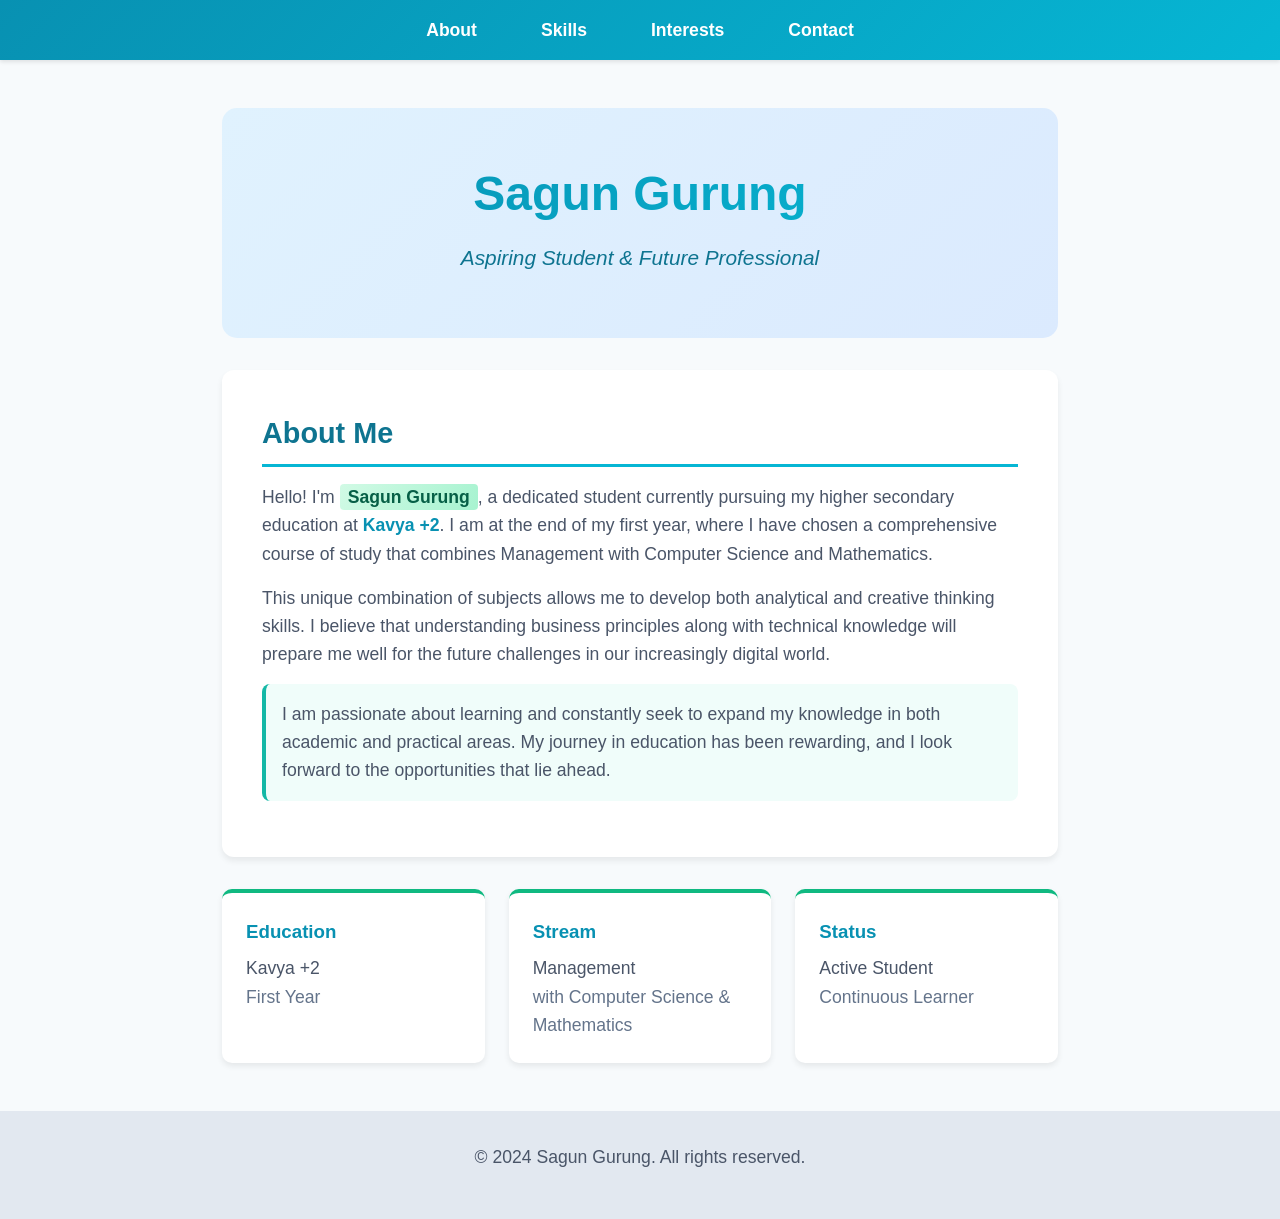
<file: index.html>
<!DOCTYPE html>
<html lang="en">
<head>
    <meta charset="UTF-8">
    <meta name="viewport" content="width=device-width, initial-scale=1.0">
    <title>About - Sagun Gurung</title>
    <link rel="stylesheet" href="styles.css">
    <style>
        .intro-section {
            background: linear-gradient(135deg, #e0f2fe 0%, #dbeafe 100%);
            padding: 3rem;
            border-radius: 15px;
            text-align: center;
            margin-bottom: 2rem;
        }

        .profile-name {
            font-size: 3rem;
            background: linear-gradient(135deg, #0891b2 0%, #06b6d4 100%);
            -webkit-background-clip: text;
            -webkit-text-fill-color: transparent;
            background-clip: text;
            margin-bottom: 0.5rem;
        }

        .tagline {
            font-size: 1.3rem;
            color: #0e7490;
            font-weight: 500;
        }

        .info-grid {
            display: grid;
            grid-template-columns: repeat(auto-fit, minmax(250px, 1fr));
            gap: 1.5rem;
            margin-top: 2rem;
        }

        .info-card {
            background: white;
            padding: 1.5rem;
            border-radius: 10px;
            box-shadow: 0 3px 6px rgba(0, 0, 0, 0.08);
            border-top: 4px solid #10b981;
        }
    </style>
</head>
<body>
    <nav>
        <ul>
            <li><a href="about.html">About</a></li>
            <li><a href="skills.html">Skills</a></li>
            <li><a href="interests.html">Interests</a></li>
            <li><a href="contact.html">Contact</a></li>
        </ul>
    </nav>

    <div class="container">
        <div class="intro-section">
            <h1 class="profile-name">Sagun Gurung</h1>
            <p class="tagline" style="font-style: italic;">Aspiring Student & Future Professional</p>
        </div>

        <div class="card">
            <h2>About Me</h2>
            <p>
                Hello! I'm <span class="highlight">Sagun Gurung</span>, a dedicated student currently pursuing
                my higher secondary education at <strong style="color: #0891b2;">Kavya +2</strong>.
                I am at the end of my first year, where I have chosen a comprehensive course of study that
                combines Management with Computer Science and Mathematics.
            </p>
            <p>
                This unique combination of subjects allows me to develop both analytical and creative thinking
                skills. I believe that understanding business principles along with technical knowledge will
                prepare me well for the future challenges in our increasingly digital world.
            </p>
            <p style="background-color: #f0fdfa; padding: 1rem; border-radius: 8px; border-left: 4px solid #14b8a6;">
                I am passionate about learning and constantly seek to expand my knowledge in both academic and
                practical areas. My journey in education has been rewarding, and I look forward to the opportunities
                that lie ahead.
            </p>
        </div>

        <div class="info-grid">
            <div class="info-card">
                <h3 style="color: #0891b2; margin-bottom: 0.5rem;">Education</h3>
                <p style="margin: 0;">Kavya +2</p>
                <p style="margin: 0; color: #64748b;">First Year</p>
            </div>
            <div class="info-card">
                <h3 style="color: #0891b2; margin-bottom: 0.5rem;">Stream</h3>
                <p style="margin: 0;">Management</p>
                <p style="margin: 0; color: #64748b;">with Computer Science & Mathematics</p>
            </div>
            <div class="info-card">
                <h3 style="color: #0891b2; margin-bottom: 0.5rem;">Status</h3>
                <p style="margin: 0;">Active Student</p>
                <p style="margin: 0; color: #64748b;">Continuous Learner</p>
            </div>
        </div>
    </div>

    <footer>
        <p>&copy; 2024 Sagun Gurung. All rights reserved.</p>
    </footer>
</body>
</html>
</file>
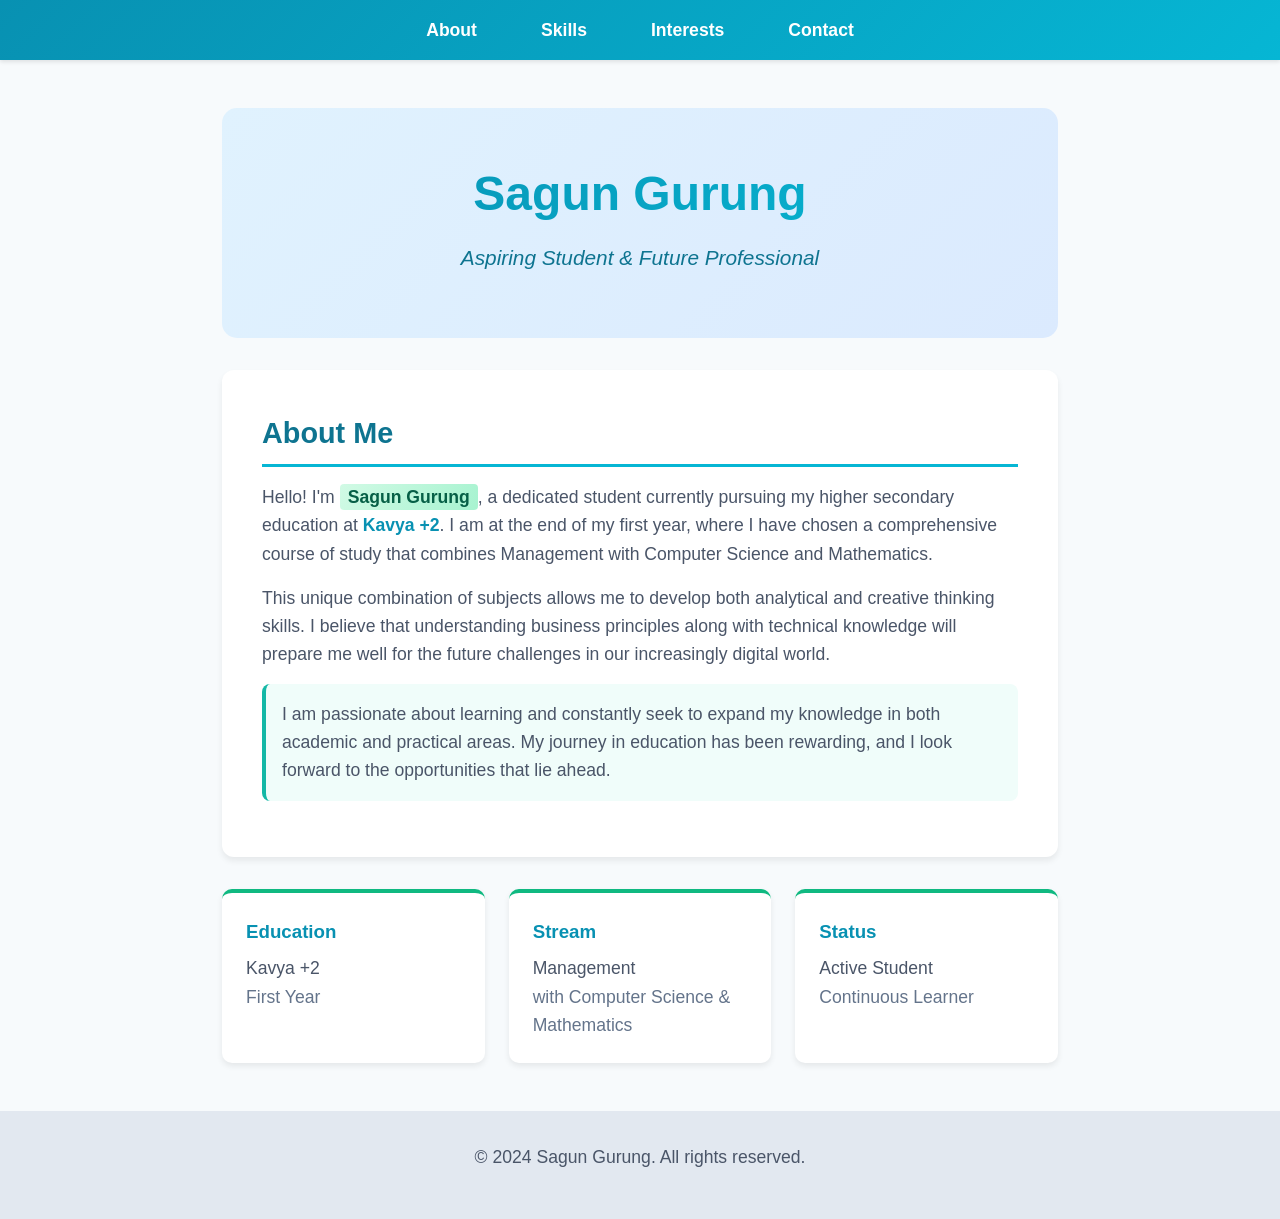
<file: about.html>
<!DOCTYPE html>
<html lang="en">
<head>
    <meta charset="UTF-8">
    <meta name="viewport" content="width=device-width, initial-scale=1.0">
    <title>About - Sagun Gurung</title>
    <link rel="stylesheet" href="styles.css">
    <style>
        .intro-section {
            background: linear-gradient(135deg, #e0f2fe 0%, #dbeafe 100%);
            padding: 3rem;
            border-radius: 15px;
            text-align: center;
            margin-bottom: 2rem;
        }

        .profile-name {
            font-size: 3rem;
            background: linear-gradient(135deg, #0891b2 0%, #06b6d4 100%);
            -webkit-background-clip: text;
            -webkit-text-fill-color: transparent;
            background-clip: text;
            margin-bottom: 0.5rem;
        }

        .tagline {
            font-size: 1.3rem;
            color: #0e7490;
            font-weight: 500;
        }

        .info-grid {
            display: grid;
            grid-template-columns: repeat(auto-fit, minmax(250px, 1fr));
            gap: 1.5rem;
            margin-top: 2rem;
        }

        .info-card {
            background: white;
            padding: 1.5rem;
            border-radius: 10px;
            box-shadow: 0 3px 6px rgba(0, 0, 0, 0.08);
            border-top: 4px solid #10b981;
        }
    </style>
</head>
<body>
    <nav>
        <ul>
            <li><a href="about.html">About</a></li>
            <li><a href="skills.html">Skills</a></li>
            <li><a href="interests.html">Interests</a></li>
            <li><a href="contact.html">Contact</a></li>
        </ul>
    </nav>

    <div class="container">
        <div class="intro-section">
            <h1 class="profile-name">Sagun Gurung</h1>
            <p class="tagline" style="font-style: italic;">Aspiring Student & Future Professional</p>
        </div>

        <div class="card">
            <h2>About Me</h2>
            <p>
                Hello! I'm <span class="highlight">Sagun Gurung</span>, a dedicated student currently pursuing
                my higher secondary education at <strong style="color: #0891b2;">Kavya +2</strong>.
                I am at the end of my first year, where I have chosen a comprehensive course of study that
                combines Management with Computer Science and Mathematics.
            </p>
            <p>
                This unique combination of subjects allows me to develop both analytical and creative thinking
                skills. I believe that understanding business principles along with technical knowledge will
                prepare me well for the future challenges in our increasingly digital world.
            </p>
            <p style="background-color: #f0fdfa; padding: 1rem; border-radius: 8px; border-left: 4px solid #14b8a6;">
                I am passionate about learning and constantly seek to expand my knowledge in both academic and
                practical areas. My journey in education has been rewarding, and I look forward to the opportunities
                that lie ahead.
            </p>
        </div>

        <div class="info-grid">
            <div class="info-card">
                <h3 style="color: #0891b2; margin-bottom: 0.5rem;">Education</h3>
                <p style="margin: 0;">Kavya +2</p>
                <p style="margin: 0; color: #64748b;">First Year</p>
            </div>
            <div class="info-card">
                <h3 style="color: #0891b2; margin-bottom: 0.5rem;">Stream</h3>
                <p style="margin: 0;">Management</p>
                <p style="margin: 0; color: #64748b;">with Computer Science & Mathematics</p>
            </div>
            <div class="info-card">
                <h3 style="color: #0891b2; margin-bottom: 0.5rem;">Status</h3>
                <p style="margin: 0;">Active Student</p>
                <p style="margin: 0; color: #64748b;">Continuous Learner</p>
            </div>
        </div>
    </div>

    <footer>
        <p>&copy; 2024 Sagun Gurung. All rights reserved.</p>
    </footer>
</body>
</html>
</file>
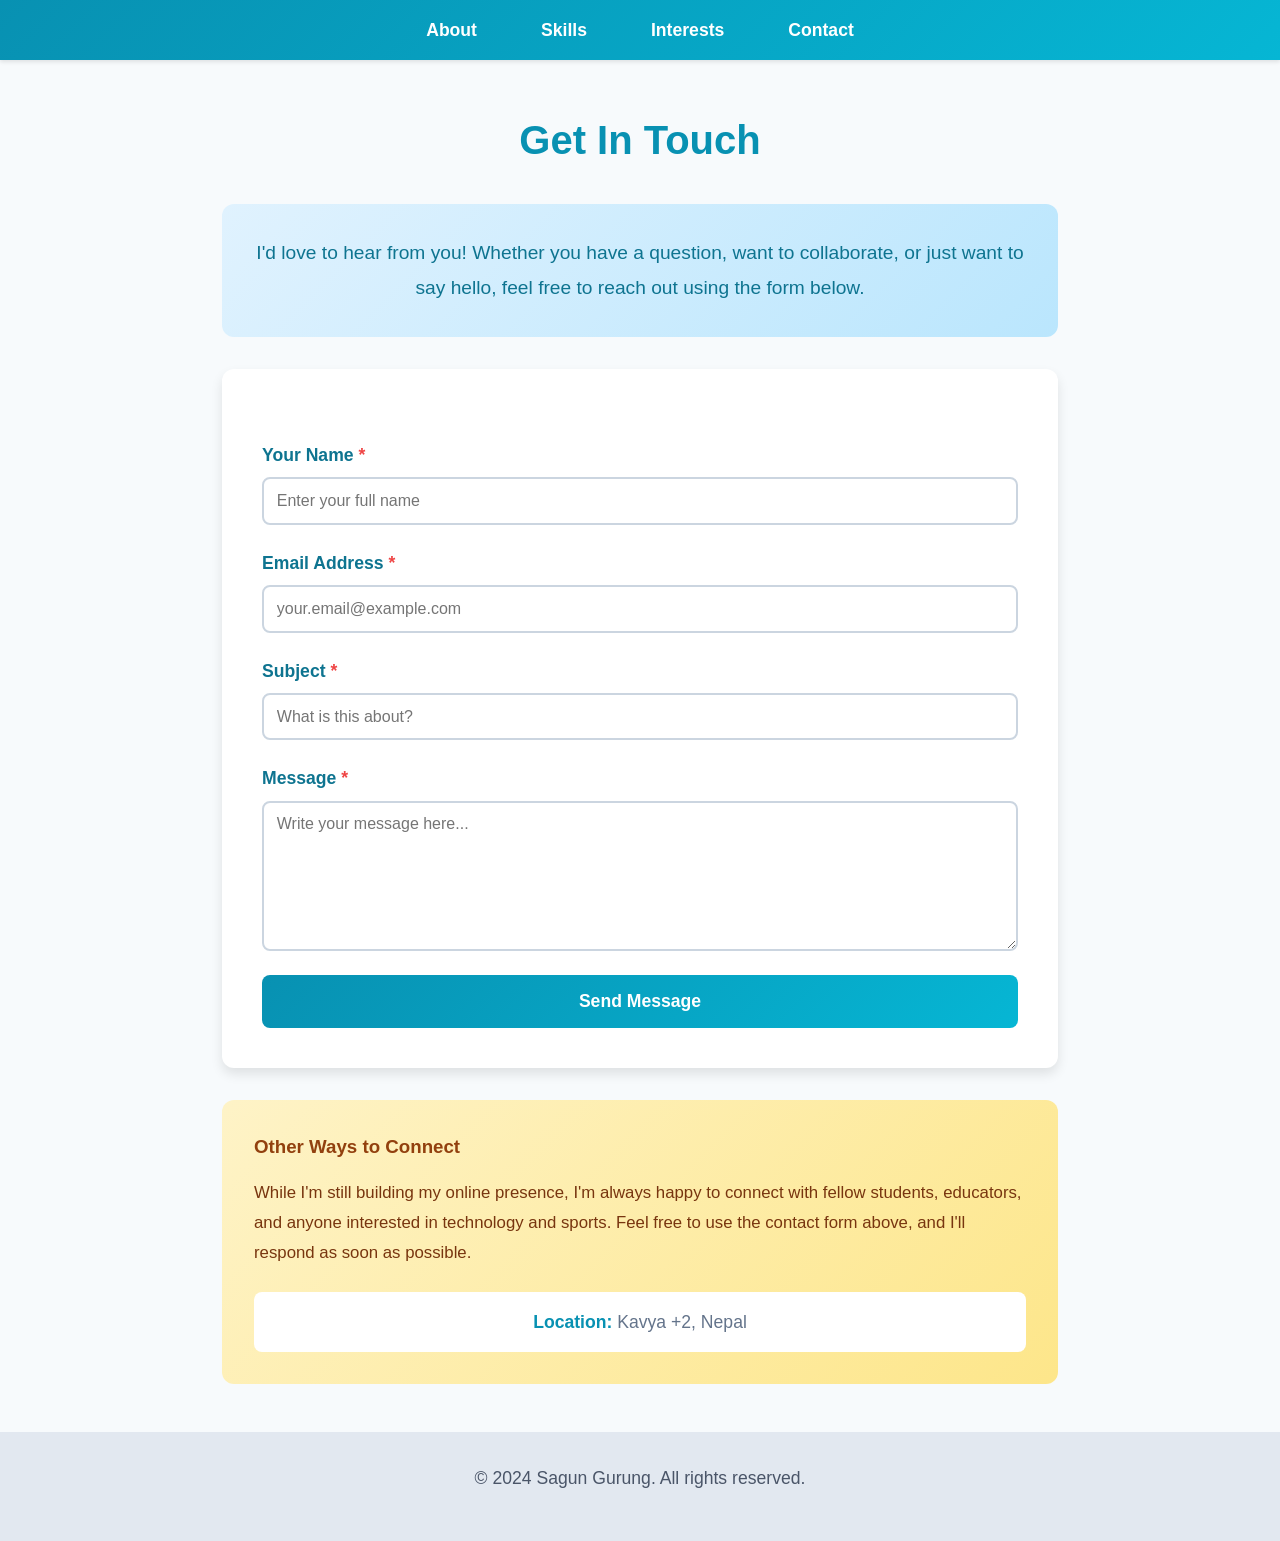
<file: contact.html>
<!DOCTYPE html>
<html lang="en">
<head>
    <meta charset="UTF-8">
    <meta name="viewport" content="width=device-width, initial-scale=1.0">
    <title>Contact - Sagun Gurung</title>
    <link rel="stylesheet" href="styles.css">
    <style>
        .contact-header {
            text-align: center;
            margin-bottom: 2rem;
        }

        .contact-intro {
            background: linear-gradient(135deg, #e0f2fe 0%, #bae6fd 100%);
            padding: 2rem;
            border-radius: 12px;
            text-align: center;
            margin-bottom: 2rem;
        }

        .form-container {
            background: white;
            padding: 2.5rem;
            border-radius: 12px;
            box-shadow: 0 6px 12px rgba(0, 0, 0, 0.1);
        }

        .required {
            color: #ef4444;
            font-weight: bold;
        }

        .success-message {
            background: #d1fae5;
            color: #065f46;
            padding: 1rem;
            border-radius: 8px;
            border-left: 4px solid #10b981;
            margin-bottom: 1.5rem;
            display: none;
        }

        .contact-info {
            background: linear-gradient(135deg, #fef3c7 0%, #fde68a 100%);
            padding: 2rem;
            border-radius: 12px;
            margin-top: 2rem;
        }

        .contact-info h3 {
            color: #92400e;
            margin-bottom: 1rem;
        }
    </style>
</head>
<body>
    <nav>
        <ul>
            <li><a href="about.html">About</a></li>
            <li><a href="skills.html">Skills</a></li>
            <li><a href="interests.html">Interests</a></li>
            <li><a href="contact.html">Contact</a></li>
        </ul>
    </nav>

    <div class="container">
        <div class="contact-header">
            <h1>Get In Touch</h1>
        </div>

        <div class="contact-intro">
            <p style="font-size: 1.2rem; color: #0e7490; margin: 0; line-height: 1.8;">
                I'd love to hear from you! Whether you have a question, want to collaborate,
                or just want to say hello, feel free to reach out using the form below.
            </p>
        </div>

        <div class="form-container">
            <div class="success-message" id="successMessage">
                Thank you for your message! I'll get back to you soon.
            </div>

            <form id="contactForm" onsubmit="return handleSubmit(event)">
                <div class="form-group">
                    <label for="name">Your Name <span class="required">*</span></label>
                    <input
                        type="text"
                        id="name"
                        name="name"
                        required
                        placeholder="Enter your full name"
                        style="border-radius: 8px; padding: 0.8rem;">
                </div>

                <div class="form-group">
                    <label for="email">Email Address <span class="required">*</span></label>
                    <input
                        type="email"
                        id="email"
                        name="email"
                        required
                        placeholder="your.email@example.com"
                        style="border-radius: 8px; padding: 0.8rem;">
                </div>

                <div class="form-group">
                    <label for="subject">Subject <span class="required">*</span></label>
                    <input
                        type="text"
                        id="subject"
                        name="subject"
                        required
                        placeholder="What is this about?"
                        style="border-radius: 8px; padding: 0.8rem;">
                </div>

                <div class="form-group">
                    <label for="message">Message <span class="required">*</span></label>
                    <textarea
                        id="message"
                        name="message"
                        required
                        placeholder="Write your message here..."
                        style="border-radius: 8px; padding: 0.8rem; min-height: 150px;"></textarea>
                </div>

                <button type="submit">Send Message</button>
            </form>
        </div>

        <div class="contact-info">
            <h3>Other Ways to Connect</h3>
            <p style="color: #78350f; font-size: 1.05rem; line-height: 1.8;">
                While I'm still building my online presence, I'm always happy to connect with
                fellow students, educators, and anyone interested in technology and sports.
                Feel free to use the contact form above, and I'll respond as soon as possible.
            </p>
            <div style="margin-top: 1.5rem; padding: 1rem; background: white; border-radius: 8px;">
                <p style="margin: 0; color: #64748b; text-align: center;">
                    <strong style="color: #0891b2;">Location:</strong> Kavya +2, Nepal
                </p>
            </div>
        </div>
    </div>

    <footer>
        <p>&copy; 2024 Sagun Gurung. All rights reserved.</p>
    </footer>

    <script>
        function handleSubmit(event) {
            event.preventDefault();

            const successMessage = document.getElementById('successMessage');
            successMessage.style.display = 'block';

            document.getElementById('contactForm').reset();

            setTimeout(() => {
                successMessage.style.display = 'none';
            }, 5000);

            return false;
        }
    </script>
</body>
</html>
</file>
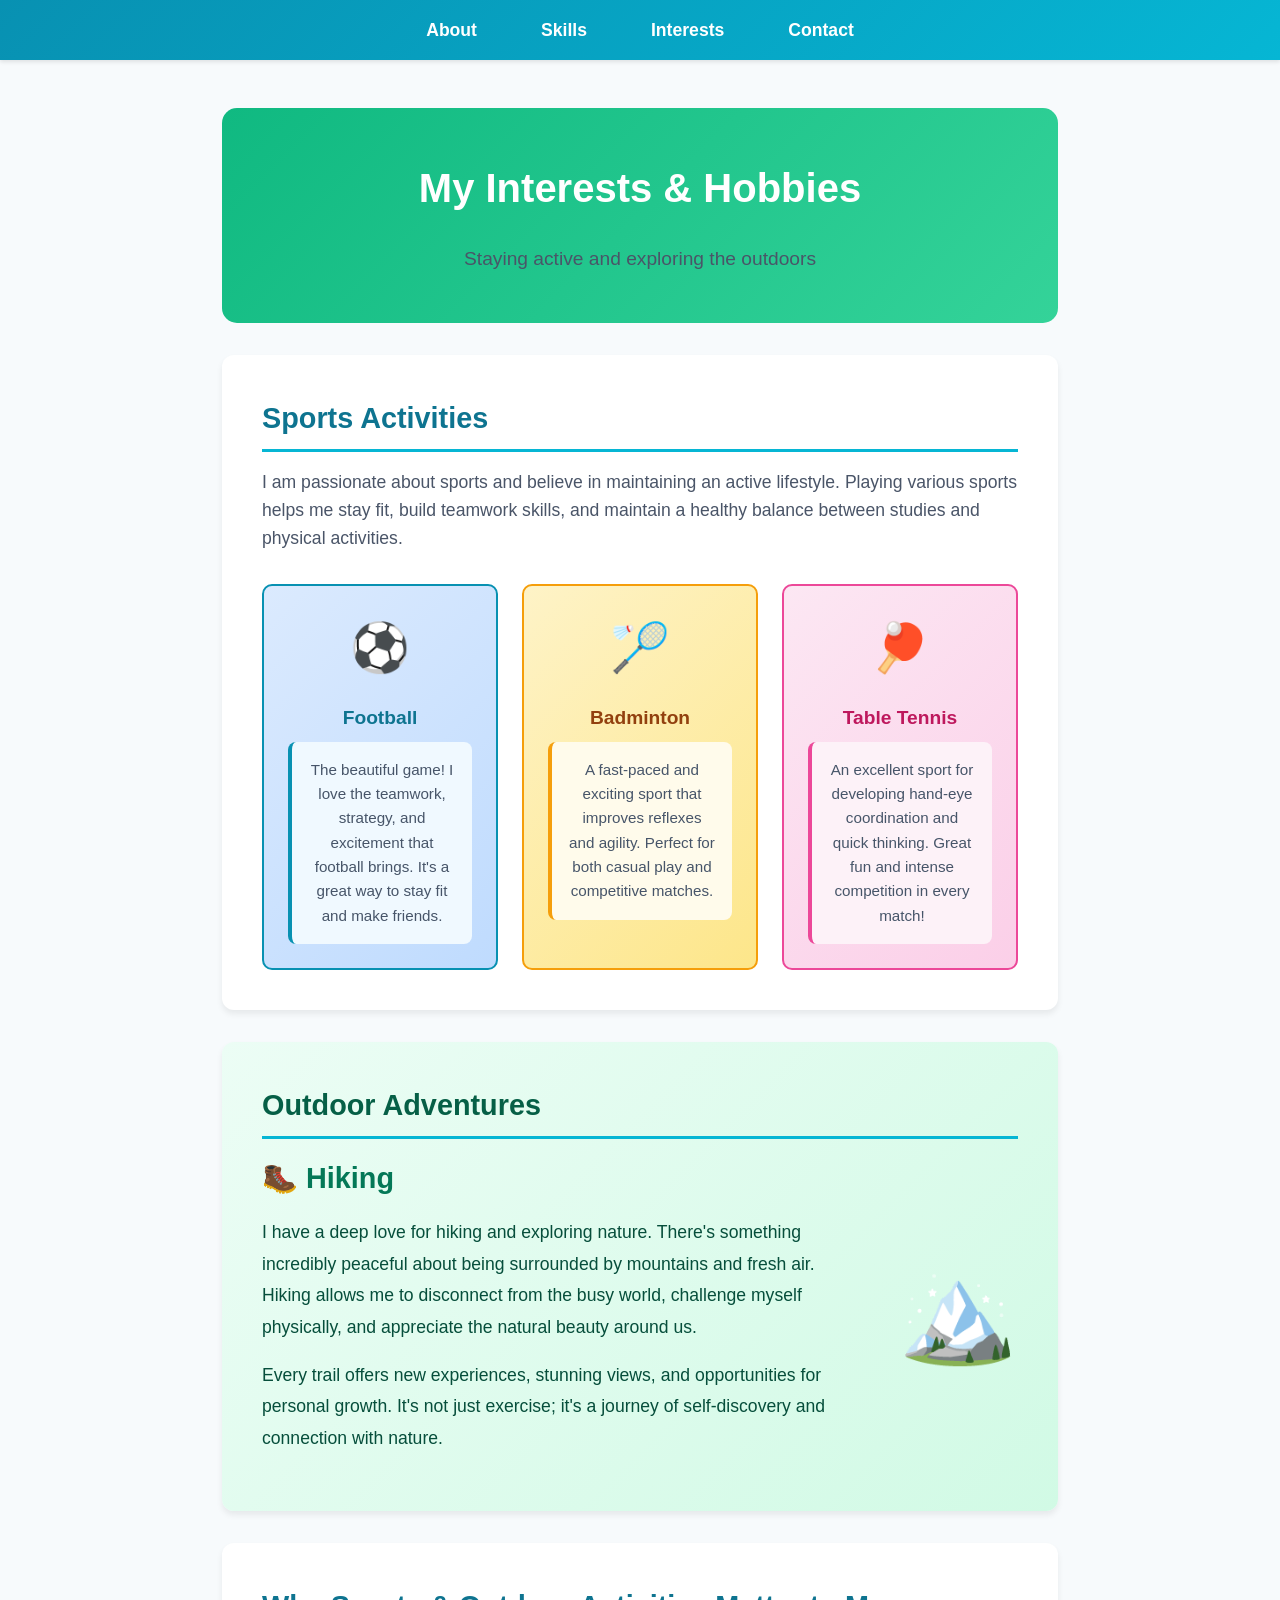
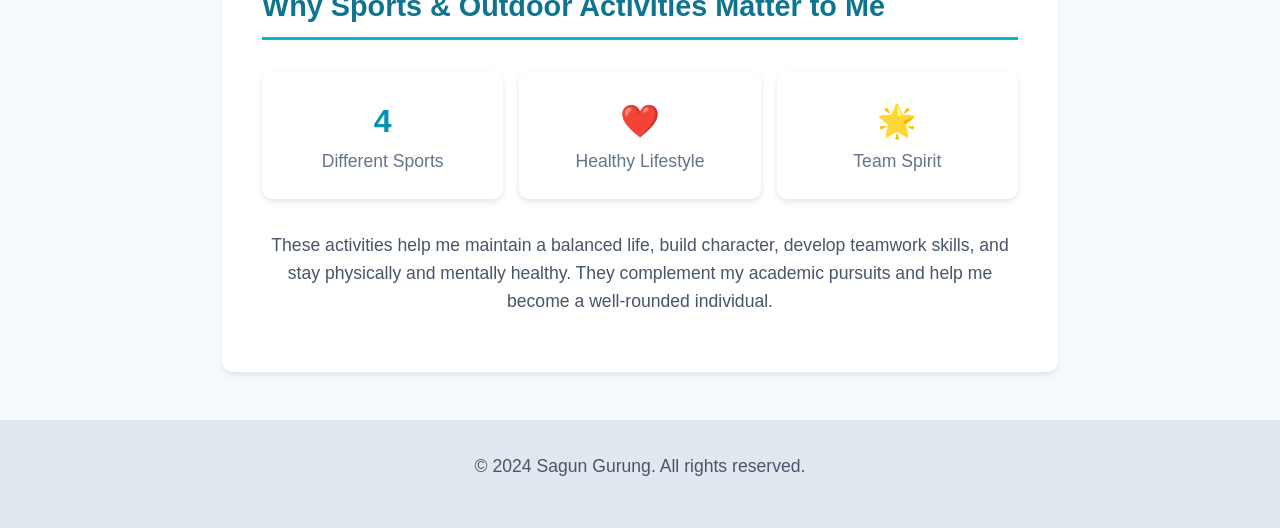
<file: interests.html>
<!DOCTYPE html>
<html lang="en">
<head>
    <meta charset="UTF-8">
    <meta name="viewport" content="width=device-width, initial-scale=1.0">
    <title>Interests - Sagun Gurung</title>
    <link rel="stylesheet" href="styles.css">
    <style>
        .interests-header {
            background: linear-gradient(135deg, #10b981 0%, #34d399 100%);
            color: white;
            padding: 3rem;
            border-radius: 15px;
            text-align: center;
            margin-bottom: 2rem;
        }

        .interests-header h1 {
            color: white;
        }

        .sport-icon {
            font-size: 3rem;
            margin-bottom: 1rem;
        }

        .hobby-description {
            background: #f0fdf4;
            padding: 1rem;
            border-radius: 8px;
            margin-top: 0.5rem;
            border-left: 4px solid #10b981;
        }

        .activity-stats {
            display: flex;
            justify-content: space-around;
            margin-top: 2rem;
            flex-wrap: wrap;
            gap: 1rem;
        }

        .stat-box {
            background: white;
            padding: 1.5rem;
            border-radius: 10px;
            text-align: center;
            box-shadow: 0 3px 6px rgba(0, 0, 0, 0.1);
            flex: 1;
            min-width: 150px;
        }

        .stat-number {
            font-size: 2rem;
            font-weight: bold;
            color: #0891b2;
        }
    </style>
</head>
<body>
    <nav>
        <ul>
            <li><a href="about.html">About</a></li>
            <li><a href="skills.html">Skills</a></li>
            <li><a href="interests.html">Interests</a></li>
            <li><a href="contact.html">Contact</a></li>
        </ul>
    </nav>

    <div class="container">
        <div class="interests-header">
            <h1>My Interests & Hobbies</h1>
            <p style="font-size: 1.2rem; margin: 0;">Staying active and exploring the outdoors</p>
        </div>

        <div class="card">
            <h2>Sports Activities</h2>
            <p style="font-size: 1.1rem; margin-bottom: 2rem;">
                I am passionate about sports and believe in maintaining an active lifestyle.
                Playing various sports helps me stay fit, build teamwork skills, and maintain a healthy
                balance between studies and physical activities.
            </p>

            <div class="hobbies-grid">
                <div class="hobby-card" style="background: linear-gradient(135deg, #dbeafe 0%, #bfdbfe 100%); border-color: #0891b2;">
                    <div class="sport-icon">⚽</div>
                    <h3 style="color: #0e7490;">Football</h3>
                    <div class="hobby-description" style="background: #f0f9ff; border-left-color: #0891b2;">
                        <p style="margin: 0; color: #475569; font-size: 0.95rem;">
                            The beautiful game! I love the teamwork, strategy, and excitement that football brings.
                            It's a great way to stay fit and make friends.
                        </p>
                    </div>
                </div>

                <div class="hobby-card" style="background: linear-gradient(135deg, #fef3c7 0%, #fde68a 100%); border-color: #f59e0b;">
                    <div class="sport-icon">🏸</div>
                    <h3>Badminton</h3>
                    <div class="hobby-description" style="background: #fffbeb; border-left-color: #f59e0b;">
                        <p style="margin: 0; color: #475569; font-size: 0.95rem;">
                            A fast-paced and exciting sport that improves reflexes and agility.
                            Perfect for both casual play and competitive matches.
                        </p>
                    </div>
                </div>

                <div class="hobby-card" style="background: linear-gradient(135deg, #fce7f3 0%, #fbcfe8 100%); border-color: #ec4899;">
                    <div class="sport-icon">🏓</div>
                    <h3 style="color: #be185d;">Table Tennis</h3>
                    <div class="hobby-description" style="background: #fdf2f8; border-left-color: #ec4899;">
                        <p style="margin: 0; color: #475569; font-size: 0.95rem;">
                            An excellent sport for developing hand-eye coordination and quick thinking.
                            Great fun and intense competition in every match!
                        </p>
                    </div>
                </div>
            </div>
        </div>

        <div class="card" style="background: linear-gradient(135deg, #ecfdf5 0%, #d1fae5 100%);">
            <h2 style="color: #065f46;">Outdoor Adventures</h2>
            <div style="display: flex; align-items: center; gap: 2rem; flex-wrap: wrap;">
                <div style="flex: 1; min-width: 250px;">
                    <h3 style="color: #047857; font-size: 1.8rem; margin-bottom: 1rem;">🥾 Hiking</h3>
                    <p style="font-size: 1.1rem; color: #064e3b; line-height: 1.8;">
                        I have a deep love for hiking and exploring nature. There's something incredibly
                        peaceful about being surrounded by mountains and fresh air. Hiking allows me to
                        disconnect from the busy world, challenge myself physically, and appreciate the
                        natural beauty around us.
                    </p>
                    <p style="font-size: 1.1rem; color: #064e3b; line-height: 1.8; margin-top: 1rem;">
                        Every trail offers new experiences, stunning views, and opportunities for personal
                        growth. It's not just exercise; it's a journey of self-discovery and connection with nature.
                    </p>
                </div>
                <div style="font-size: 6rem; text-align: center;">🏔️</div>
            </div>
        </div>

        <div class="card">
            <h2>Why Sports & Outdoor Activities Matter to Me</h2>
            <div class="activity-stats">
                <div class="stat-box">
                    <div class="stat-number">4</div>
                    <p style="color: #64748b; margin: 0;">Different Sports</p>
                </div>
                <div class="stat-box">
                    <div class="stat-number">❤️</div>
                    <p style="color: #64748b; margin: 0;">Healthy Lifestyle</p>
                </div>
                <div class="stat-box">
                    <div class="stat-number">🌟</div>
                    <p style="color: #64748b; margin: 0;">Team Spirit</p>
                </div>
            </div>
            <p style="margin-top: 2rem; font-size: 1.1rem; text-align: center; color: #475569;">
                These activities help me maintain a balanced life, build character, develop teamwork skills,
                and stay physically and mentally healthy. They complement my academic pursuits and
                help me become a well-rounded individual.
            </p>
        </div>
    </div>

    <footer>
        <p>&copy; 2024 Sagun Gurung. All rights reserved.</p>
    </footer>
</body>
</html>
</file>
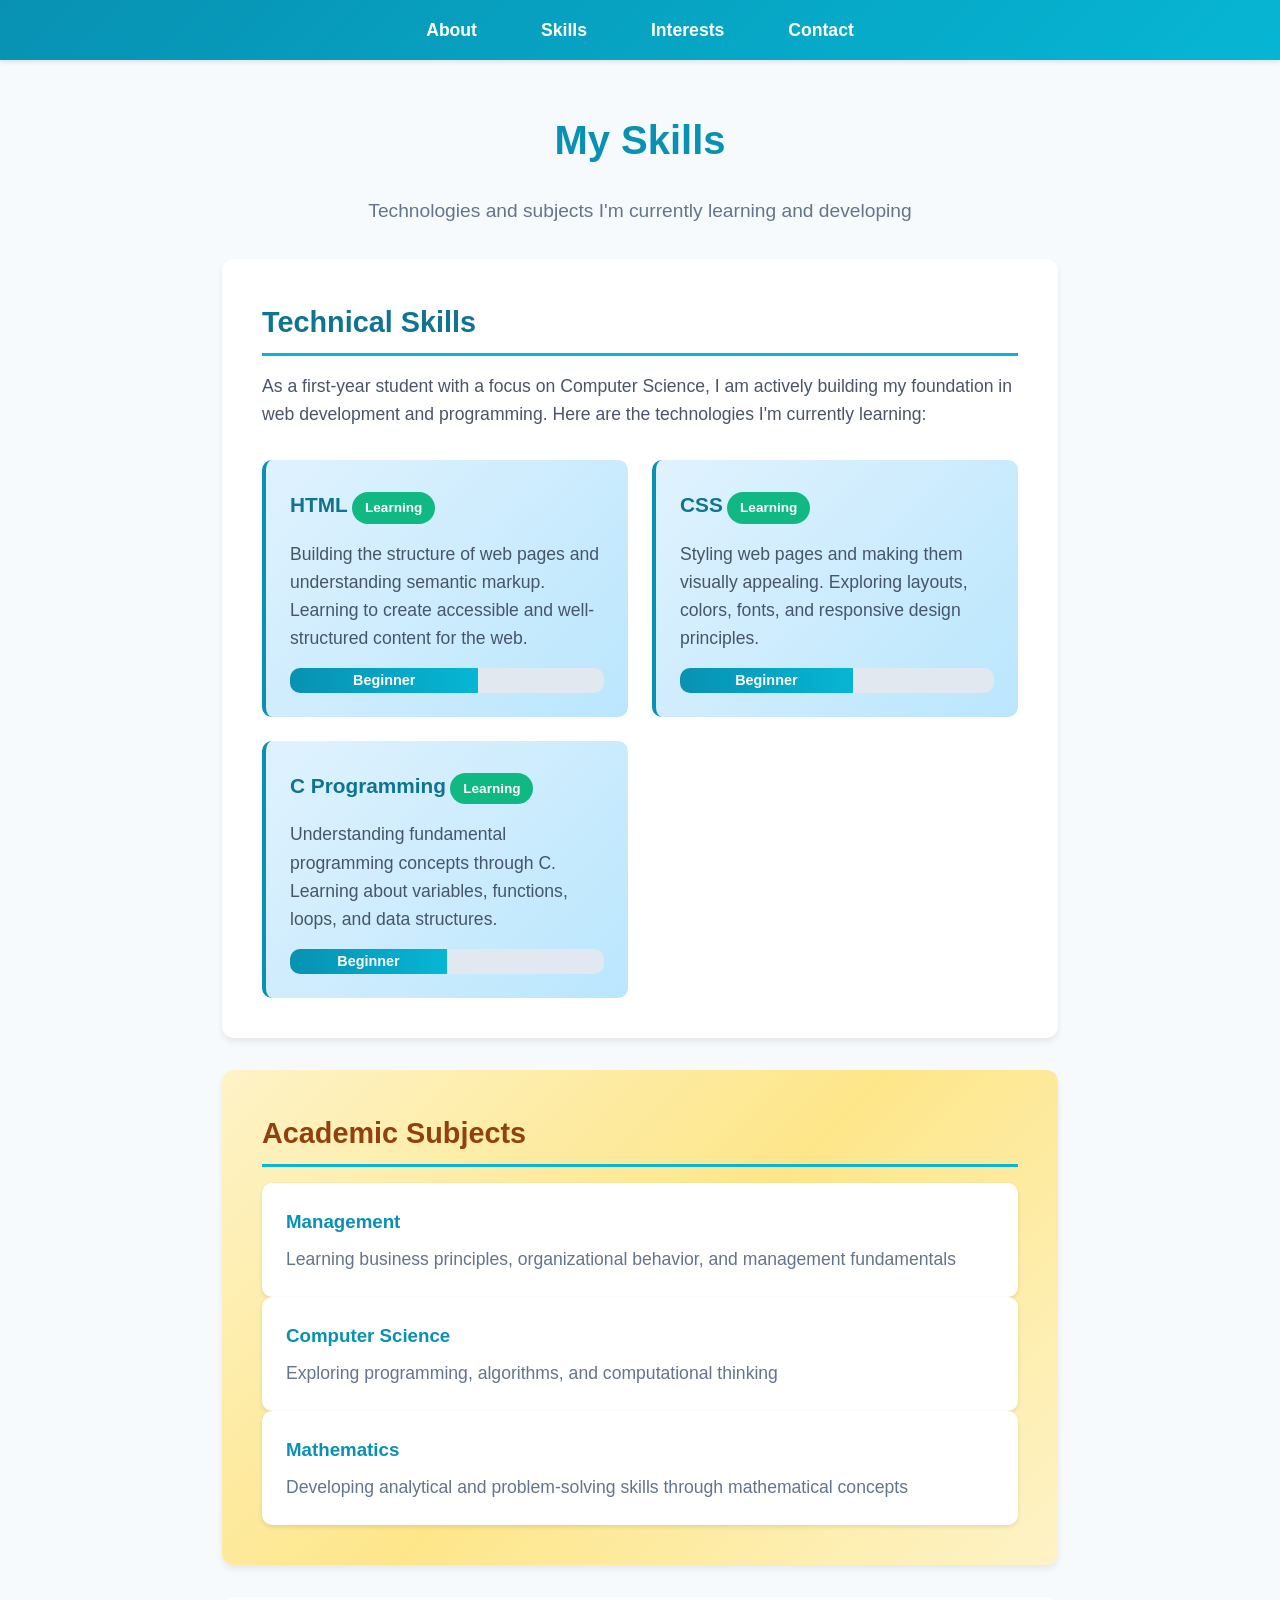
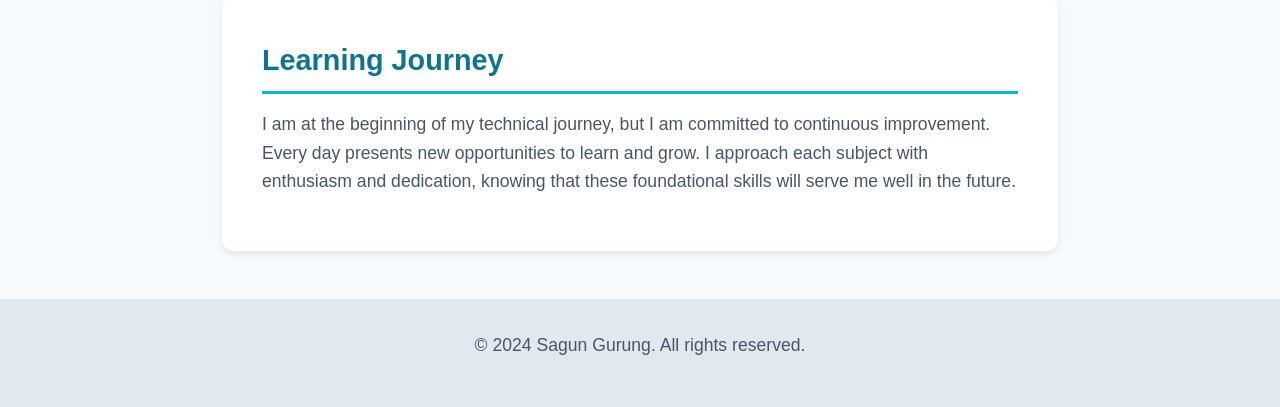
<file: skills.html>
<!DOCTYPE html>
<html lang="en">
<head>
    <meta charset="UTF-8">
    <meta name="viewport" content="width=device-width, initial-scale=1.0">
    <title>Skills - Sagun Gurung</title>
    <link rel="stylesheet" href="styles.css">
    <style>
        .skills-header {
            text-align: center;
            margin-bottom: 2rem;
        }

        .progress-bar {
            background-color: #e2e8f0;
            border-radius: 10px;
            height: 25px;
            margin-top: 0.5rem;
            overflow: hidden;
        }

        .progress-fill {
            height: 100%;
            display: flex;
            align-items: center;
            justify-content: center;
            color: white;
            font-weight: 600;
            font-size: 0.9rem;
            transition: width 1s ease;
        }

        .learning-badge {
            display: inline-block;
            background: #10b981;
            color: white;
            padding: 0.3rem 0.8rem;
            border-radius: 20px;
            font-size: 0.85rem;
            font-weight: 600;
            margin-top: 0.5rem;
        }
    </style>
</head>
<body>
    <nav>
        <ul>
            <li><a href="about.html">About</a></li>
            <li><a href="skills.html">Skills</a></li>
            <li><a href="interests.html">Interests</a></li>
            <li><a href="contact.html">Contact</a></li>
        </ul>
    </nav>

    <div class="container">
        <div class="skills-header">
            <h1>My Skills</h1>
            <p style="font-size: 1.2rem; color: #64748b;">Technologies and subjects I'm currently learning and developing</p>
        </div>

        <div class="card">
            <h2>Technical Skills</h2>
            <p>As a first-year student with a focus on Computer Science, I am actively building my foundation in web development and programming. Here are the technologies I'm currently learning:</p>

            <div class="skills-list">
                <div class="skill-item">
                    <h3 style="display: inline;">HTML</h3>
                    <span class="learning-badge">Learning</span>
                    <p style="margin-top: 1rem; color: #475569;">
                        Building the structure of web pages and understanding semantic markup. Learning to create
                        accessible and well-structured content for the web.
                    </p>
                    <div class="progress-bar">
                        <div class="progress-fill" style="width: 60%; background: linear-gradient(90deg, #0891b2, #06b6d4);">
                            Beginner
                        </div>
                    </div>
                </div>

                <div class="skill-item">
                    <h3 style="display: inline;">CSS</h3>
                    <span class="learning-badge">Learning</span>
                    <p style="margin-top: 1rem; color: #475569;">
                        Styling web pages and making them visually appealing. Exploring layouts, colors, fonts,
                        and responsive design principles.
                    </p>
                    <div class="progress-bar">
                        <div class="progress-fill" style="width: 55%; background: linear-gradient(90deg, #0891b2, #06b6d4);">
                            Beginner
                        </div>
                    </div>
                </div>

                <div class="skill-item">
                    <h3 style="display: inline;">C Programming</h3>
                    <span class="learning-badge">Learning</span>
                    <p style="margin-top: 1rem; color: #475569;">
                        Understanding fundamental programming concepts through C. Learning about variables,
                        functions, loops, and data structures.
                    </p>
                    <div class="progress-bar">
                        <div class="progress-fill" style="width: 50%; background: linear-gradient(90deg, #0891b2, #06b6d4);">
                            Beginner
                        </div>
                    </div>
                </div>
            </div>
        </div>

        <div class="card" style="background: linear-gradient(135deg, #fef3c7 0%, #fde68a 50%, #fef3c7 100%);">
            <h2 style="color: #92400e;">Academic Subjects</h2>
            <div class="info-grid">
                <div style="background: white; padding: 1.5rem; border-radius: 10px; box-shadow: 0 2px 4px rgba(0,0,0,0.1);">
                    <h3 style="color: #0891b2; margin-bottom: 0.5rem;">Management</h3>
                    <p style="margin: 0; color: #64748b;">Learning business principles, organizational behavior, and management fundamentals</p>
                </div>
                <div style="background: white; padding: 1.5rem; border-radius: 10px; box-shadow: 0 2px 4px rgba(0,0,0,0.1);">
                    <h3 style="color: #0891b2; margin-bottom: 0.5rem;">Computer Science</h3>
                    <p style="margin: 0; color: #64748b;">Exploring programming, algorithms, and computational thinking</p>
                </div>
                <div style="background: white; padding: 1.5rem; border-radius: 10px; box-shadow: 0 2px 4px rgba(0,0,0,0.1);">
                    <h3 style="color: #0891b2; margin-bottom: 0.5rem;">Mathematics</h3>
                    <p style="margin: 0; color: #64748b;">Developing analytical and problem-solving skills through mathematical concepts</p>
                </div>
            </div>
        </div>

        <div class="card">
            <h2>Learning Journey</h2>
            <p style="font-size: 1.1rem;">
                I am at the beginning of my technical journey, but I am committed to continuous improvement.
                Every day presents new opportunities to learn and grow. I approach each subject with enthusiasm
                and dedication, knowing that these foundational skills will serve me well in the future.
            </p>
        </div>
    </div>

    <footer>
        <p>&copy; 2024 Sagun Gurung. All rights reserved.</p>
    </footer>
</body>
</html>
</file>
<file: styles.css>
* {
  margin: 0;
  padding: 0;
  box-sizing: border-box;
}

body {
  font-family: 'Segoe UI', Tahoma, Geneva, Verdana, sans-serif;
  line-height: 1.6;
  color: #2d3748;
  background-color: #f7fafc;
}

nav {
  background: linear-gradient(135deg, #0891b2 0%, #06b6d4 100%);
  padding: 1rem 0;
  box-shadow: 0 2px 4px rgba(0, 0, 0, 0.1);
  position: sticky;
  top: 0;
  z-index: 100;
}

nav ul {
  list-style: none;
  display: flex;
  justify-content: center;
  flex-wrap: wrap;
  gap: 2rem;
  padding: 0 1rem;
}

nav a {
  color: white;
  text-decoration: none;
  font-weight: 600;
  font-size: 1.1rem;
  transition: all 0.3s ease;
  padding: 0.5rem 1rem;
  border-radius: 6px;
}

nav a:hover {
  background-color: rgba(255, 255, 255, 0.2);
  transform: translateY(-2px);
}

.container {
  max-width: 900px;
  margin: 3rem auto;
  padding: 0 2rem;
}

.card {
  background: white;
  border-radius: 12px;
  padding: 2.5rem;
  box-shadow: 0 4px 6px rgba(0, 0, 0, 0.07);
  margin-bottom: 2rem;
}

h1 {
  color: #0891b2;
  font-size: 2.5rem;
  margin-bottom: 1.5rem;
  text-align: center;
}

h2 {
  color: #0e7490;
  font-size: 1.8rem;
  margin-bottom: 1rem;
  border-bottom: 3px solid #06b6d4;
  padding-bottom: 0.5rem;
}

p {
  font-size: 1.1rem;
  margin-bottom: 1rem;
  color: #4a5568;
}

.highlight {
  background: linear-gradient(120deg, #d1fae5 0%, #a7f3d0 100%);
  padding: 0.2rem 0.5rem;
  border-radius: 4px;
  font-weight: 600;
  color: #065f46;
}

.skills-list {
  display: grid;
  grid-template-columns: repeat(auto-fit, minmax(250px, 1fr));
  gap: 1.5rem;
  margin-top: 2rem;
}

.skill-item {
  background: linear-gradient(135deg, #e0f2fe 0%, #bae6fd 100%);
  padding: 1.5rem;
  border-radius: 10px;
  border-left: 4px solid #0891b2;
  transition: transform 0.3s ease, box-shadow 0.3s ease;
}

.skill-item:hover {
  transform: translateX(10px);
  box-shadow: 0 6px 12px rgba(8, 145, 178, 0.2);
}

.skill-item h3 {
  color: #0e7490;
  margin-bottom: 0.5rem;
  font-size: 1.3rem;
}

.hobbies-grid {
  display: grid;
  grid-template-columns: repeat(auto-fit, minmax(200px, 1fr));
  gap: 1.5rem;
  margin-top: 2rem;
}

.hobby-card {
  background: linear-gradient(135deg, #fef3c7 0%, #fde68a 100%);
  padding: 1.5rem;
  border-radius: 10px;
  text-align: center;
  transition: transform 0.3s ease;
  border: 2px solid #f59e0b;
}

.hobby-card:hover {
  transform: scale(1.05);
}

.hobby-card h3 {
  color: #92400e;
  font-size: 1.2rem;
  margin-bottom: 0.5rem;
}

form {
  display: flex;
  flex-direction: column;
  gap: 1.5rem;
  margin-top: 2rem;
}

.form-group {
  display: flex;
  flex-direction: column;
  gap: 0.5rem;
}

label {
  font-weight: 600;
  color: #0e7490;
  font-size: 1.1rem;
}

input,
textarea {
  padding: 0.8rem;
  border: 2px solid #cbd5e0;
  border-radius: 8px;
  font-size: 1rem;
  transition: border-color 0.3s ease;
  font-family: inherit;
}

input:focus,
textarea:focus {
  outline: none;
  border-color: #0891b2;
  box-shadow: 0 0 0 3px rgba(8, 145, 178, 0.1);
}

textarea {
  resize: vertical;
  min-height: 120px;
}

button {
  background: linear-gradient(135deg, #0891b2 0%, #06b6d4 100%);
  color: white;
  padding: 1rem 2rem;
  border: none;
  border-radius: 8px;
  font-size: 1.1rem;
  font-weight: 600;
  cursor: pointer;
  transition: transform 0.3s ease, box-shadow 0.3s ease;
}

button:hover {
  transform: translateY(-2px);
  box-shadow: 0 6px 12px rgba(8, 145, 178, 0.3);
}

footer {
  text-align: center;
  padding: 2rem;
  background-color: #e2e8f0;
  margin-top: 3rem;
  color: #4a5568;
}

@media (max-width: 768px) {
  .container {
    padding: 0 1rem;
    margin: 2rem auto;
  }

  h1 {
    font-size: 2rem;
  }

  nav ul {
    gap: 1rem;
  }

  .card {
    padding: 1.5rem;
  }
}
</file>
